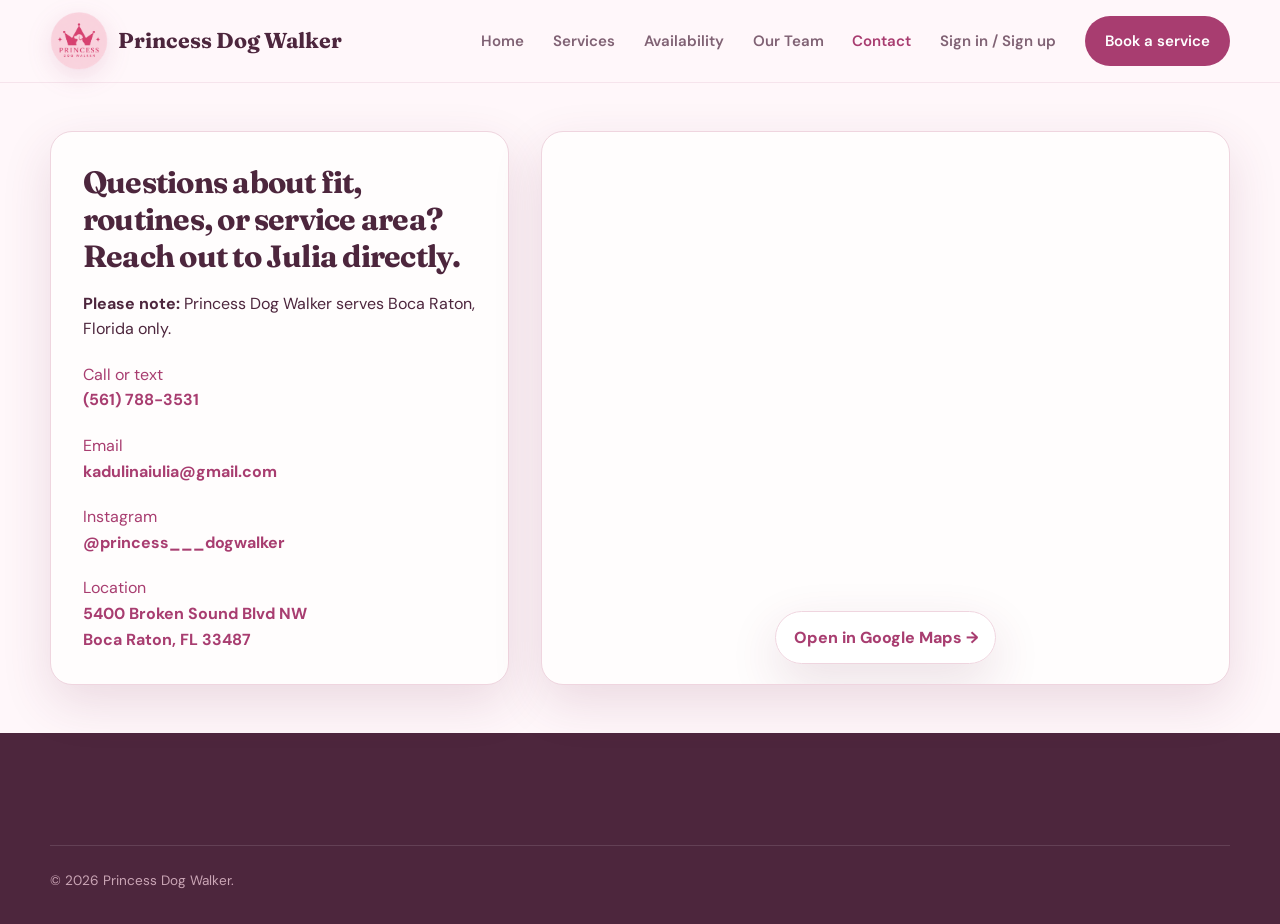
<file: frontend/contact.html>
<!doctype html>
<html lang="en">
<head>
  <meta charset="utf-8">
  <meta name="viewport" content="width=device-width,initial-scale=1">
  <meta name="description" content="Contact Julia at Princess Dog Walker in Boca Raton, Florida.">
  <title>Contact | Princess Dog Walker</title>
  <link rel="stylesheet" href="css/styles.css?v=20260912-site-logo">
</head>
<body>
  <a class="skip-link" href="#main">Skip to content</a>
  <header class="site-header">
    <div class="container nav">
      <a class="brand" href="index.html" aria-label="Princess Dog Walker home">
        <img class="brand-logo" src="assets/princess-dog-walker-logo-transparent.png" alt="">
        <span>Princess Dog Walker</span>
      </a>
      <button class="nav-toggle" type="button" aria-expanded="false" aria-controls="nav-links" aria-label="Open navigation">Menu</button>
      <nav class="nav-links" id="nav-links" aria-label="Main navigation"></nav>
    </div>
  </header>

  <main id="main">
    <section class="section-sm">
      <div class="container contact-grid">
        <div class="contact-card">
          <h1 class="contact-intro">Questions about fit, routines, or service area? Reach out to Julia directly.</h1>
          <p><strong>Please note:</strong> Princess Dog Walker serves Boca Raton, Florida only.</p>

          <div class="footer-links">
            <a href="tel:+15617883531">Call or text<br><strong>(561) 788-3531</strong></a>
            <a href="mailto:kadulinaiulia@gmail.com">Email<br><strong>kadulinaiulia@gmail.com</strong></a>
            <a href="https://www.instagram.com/princess___dogwalker/" target="_blank" rel="noopener noreferrer">Instagram<br><strong>@princess___dogwalker</strong></a>
            <a href="https://www.google.com/maps/place/Amalta+Broken+Sound/@26.3949125,-80.1102296,17z/data=!4m6!3m5!1s0x88d91f53d5713b63:0xcc171409b7767fd7!8m2!3d26.3949125!4d-80.1102296!16s%2Fg%2F11tp2r755y" target="_blank" rel="noopener noreferrer">Location<br><strong>5400 Broken Sound Blvd NW<br>Boca Raton, FL 33487</strong></a>
          </div>

        </div>

        <div class="contact-map-card">
          <iframe src="https://www.openstreetmap.org/export/embed.html?bbox=-80.1152296%2C26.3899125%2C-80.1052296%2C26.3999125&amp;layer=mapnik&amp;marker=26.3949125%2C-80.1102296" title="Map showing Princess Dog Walker at Amalta Broken Sound in Boca Raton" loading="lazy" tabindex="-1"></iframe>
          <a class="contact-map-link" href="https://www.google.com/maps/place/Amalta+Broken+Sound/@26.3949125,-80.1102296,17z/data=!4m6!3m5!1s0x88d91f53d5713b63:0xcc171409b7767fd7!8m2!3d26.3949125!4d-80.1102296!16s%2Fg%2F11tp2r755y" target="_blank" rel="noopener noreferrer" aria-label="Open Amalta Broken Sound in Google Maps">
            <span>Open in Google Maps <span aria-hidden="true">→</span></span>
          </a>
        </div>
      </div>
    </section>
  </main>

  <footer class="site-footer">
    <div class="container">
      <div class="footer-bottom">© <span data-year></span> Princess Dog Walker.</div>
    </div>
  </footer>
  <script src="js/api.js"></script>
  <script src="js/main.js?v=20260922-inline-owner"></script>
</body>
</html>
</file>
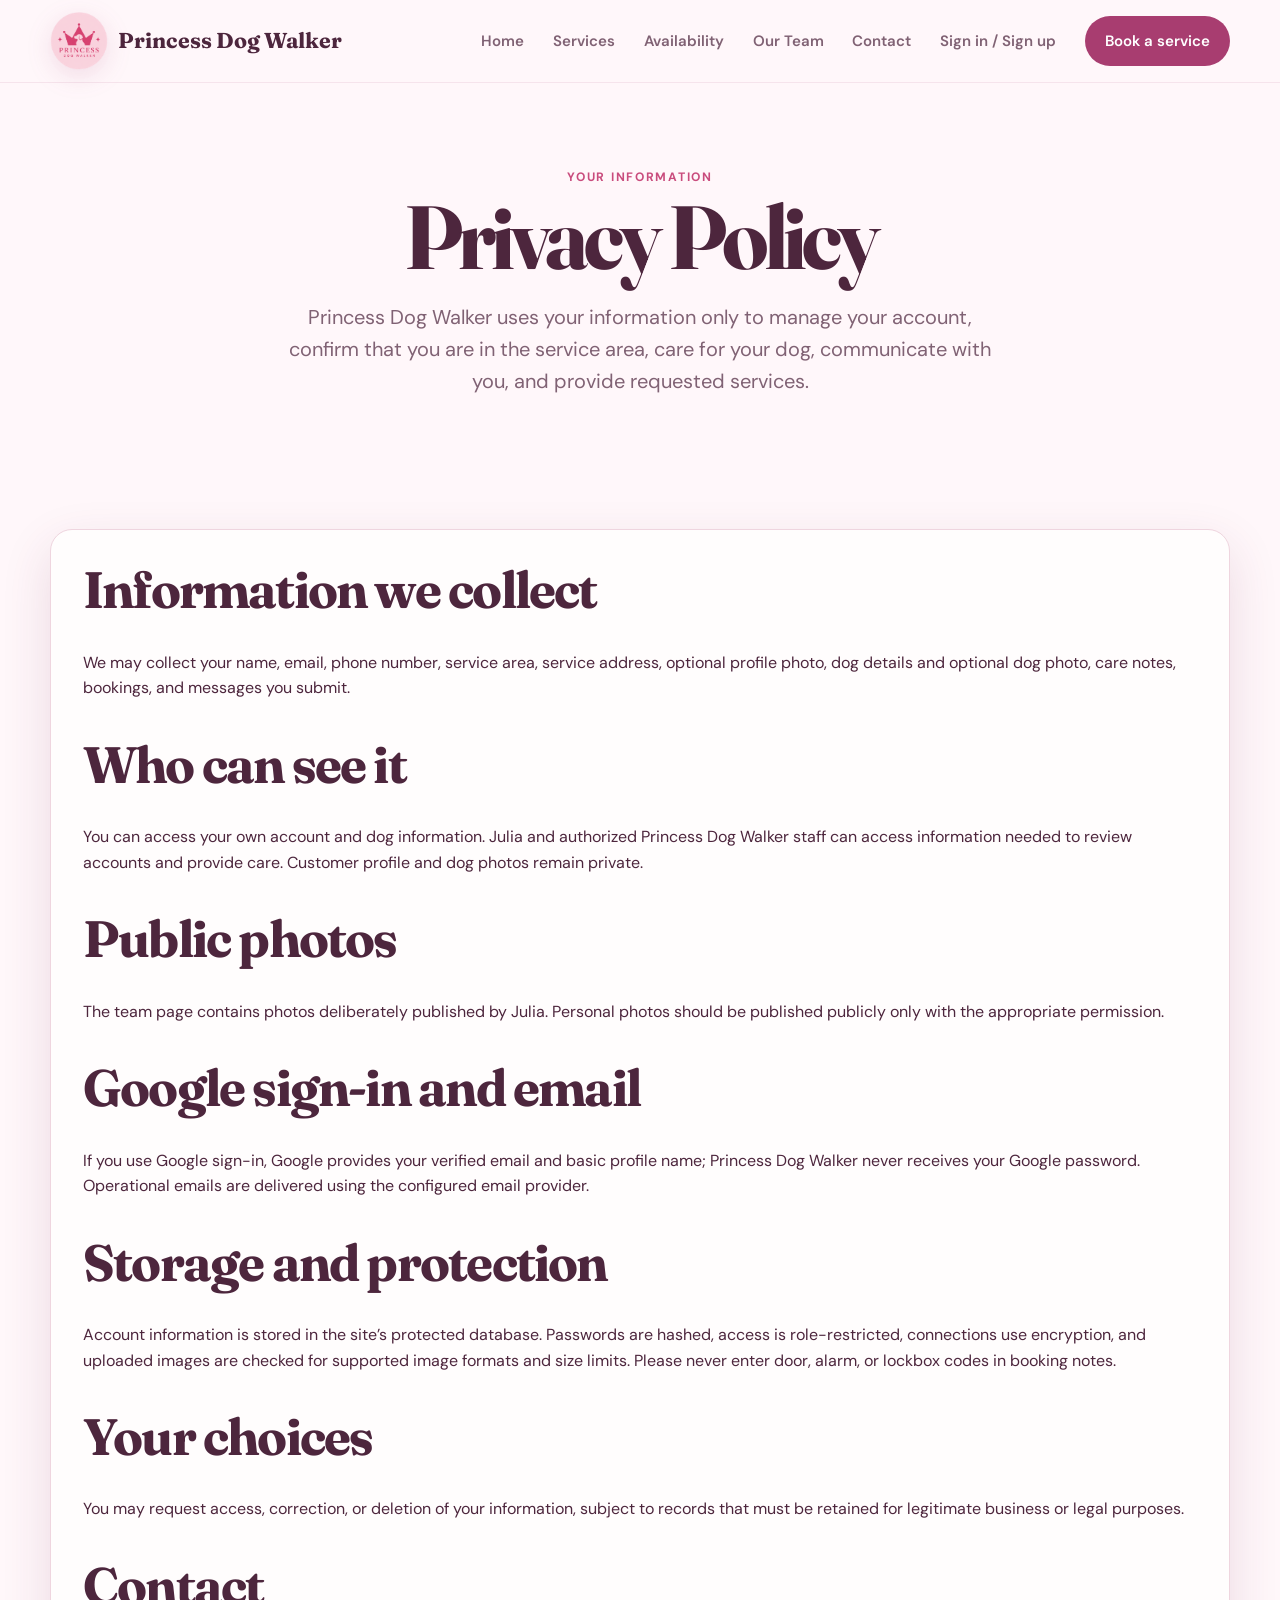
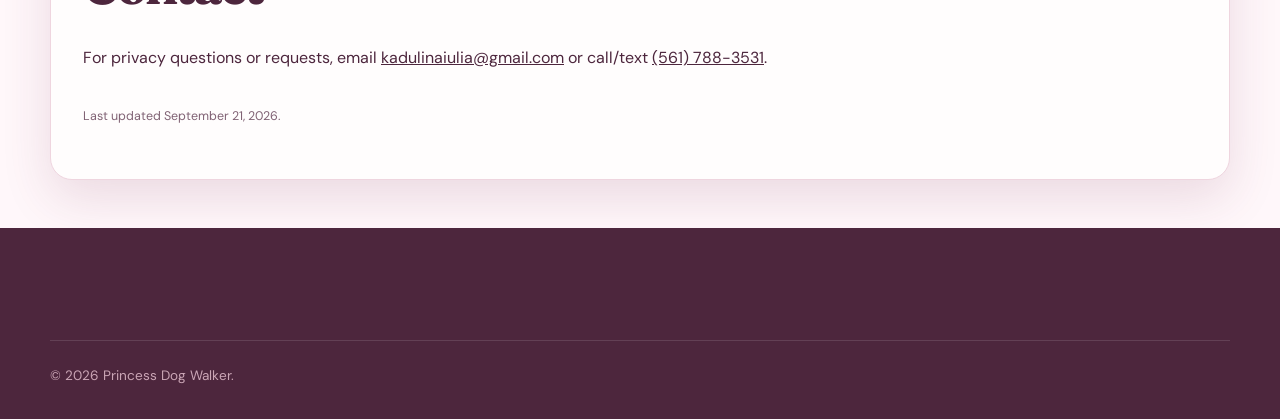
<file: frontend/privacy.html>
<!doctype html><html lang="en"><head><meta charset="utf-8"><meta name="viewport" content="width=device-width,initial-scale=1"><meta name="description" content="Privacy policy for Princess Dog Walker."><title>Privacy Policy | Princess Dog Walker</title><link rel="stylesheet" href="css/styles.css?v=20260921-privacy"></head><body><a class="skip-link" href="#main">Skip to content</a><header class="site-header"><div class="container nav"><a class="brand" href="index.html"></a><button class="nav-toggle" type="button" aria-expanded="false" aria-controls="nav-links">Menu</button><nav class="nav-links" id="nav-links"></nav></div></header><main id="main"><section class="page-hero"><div class="container narrow"><span class="eyebrow">Your information</span><h1>Privacy Policy</h1><p class="lede">Princess Dog Walker uses your information only to manage your account, confirm that you are in the service area, care for your dog, communicate with you, and provide requested services.</p></div></section><section class="section-sm"><div class="container narrow"><div class="panel-form"><h2>Information we collect</h2><p>We may collect your name, email, phone number, service area, service address, optional profile photo, dog details and optional dog photo, care notes, bookings, and messages you submit.</p><h2>Who can see it</h2><p>You can access your own account and dog information. Julia and authorized Princess Dog Walker staff can access information needed to review accounts and provide care. Customer profile and dog photos remain private.</p><h2>Public photos</h2><p>The team page contains photos deliberately published by Julia. Personal photos should be published publicly only with the appropriate permission.</p><h2>Google sign-in and email</h2><p>If you use Google sign-in, Google provides your verified email and basic profile name; Princess Dog Walker never receives your Google password. Operational emails are delivered using the configured email provider.</p><h2>Storage and protection</h2><p>Account information is stored in the site’s protected database. Passwords are hashed, access is role-restricted, connections use encryption, and uploaded images are checked for supported image formats and size limits. Please never enter door, alarm, or lockbox codes in booking notes.</p><h2>Your choices</h2><p>You may request access, correction, or deletion of your information, subject to records that must be retained for legitimate business or legal purposes.</p><h2>Contact</h2><p>For privacy questions or requests, email <a href="mailto:kadulinaiulia@gmail.com">kadulinaiulia@gmail.com</a> or call/text <a href="tel:+15617883531">(561) 788-3531</a>.</p><p class="hint">Last updated September 21, 2026.</p></div></div></section></main><footer class="site-footer"><div class="container"><div class="footer-bottom">© <span data-year></span> Princess Dog Walker.</div></div></footer><script src="js/api.js"></script><script src="js/main.js?v=20260922-inline-owner"></script></body></html>
</file>
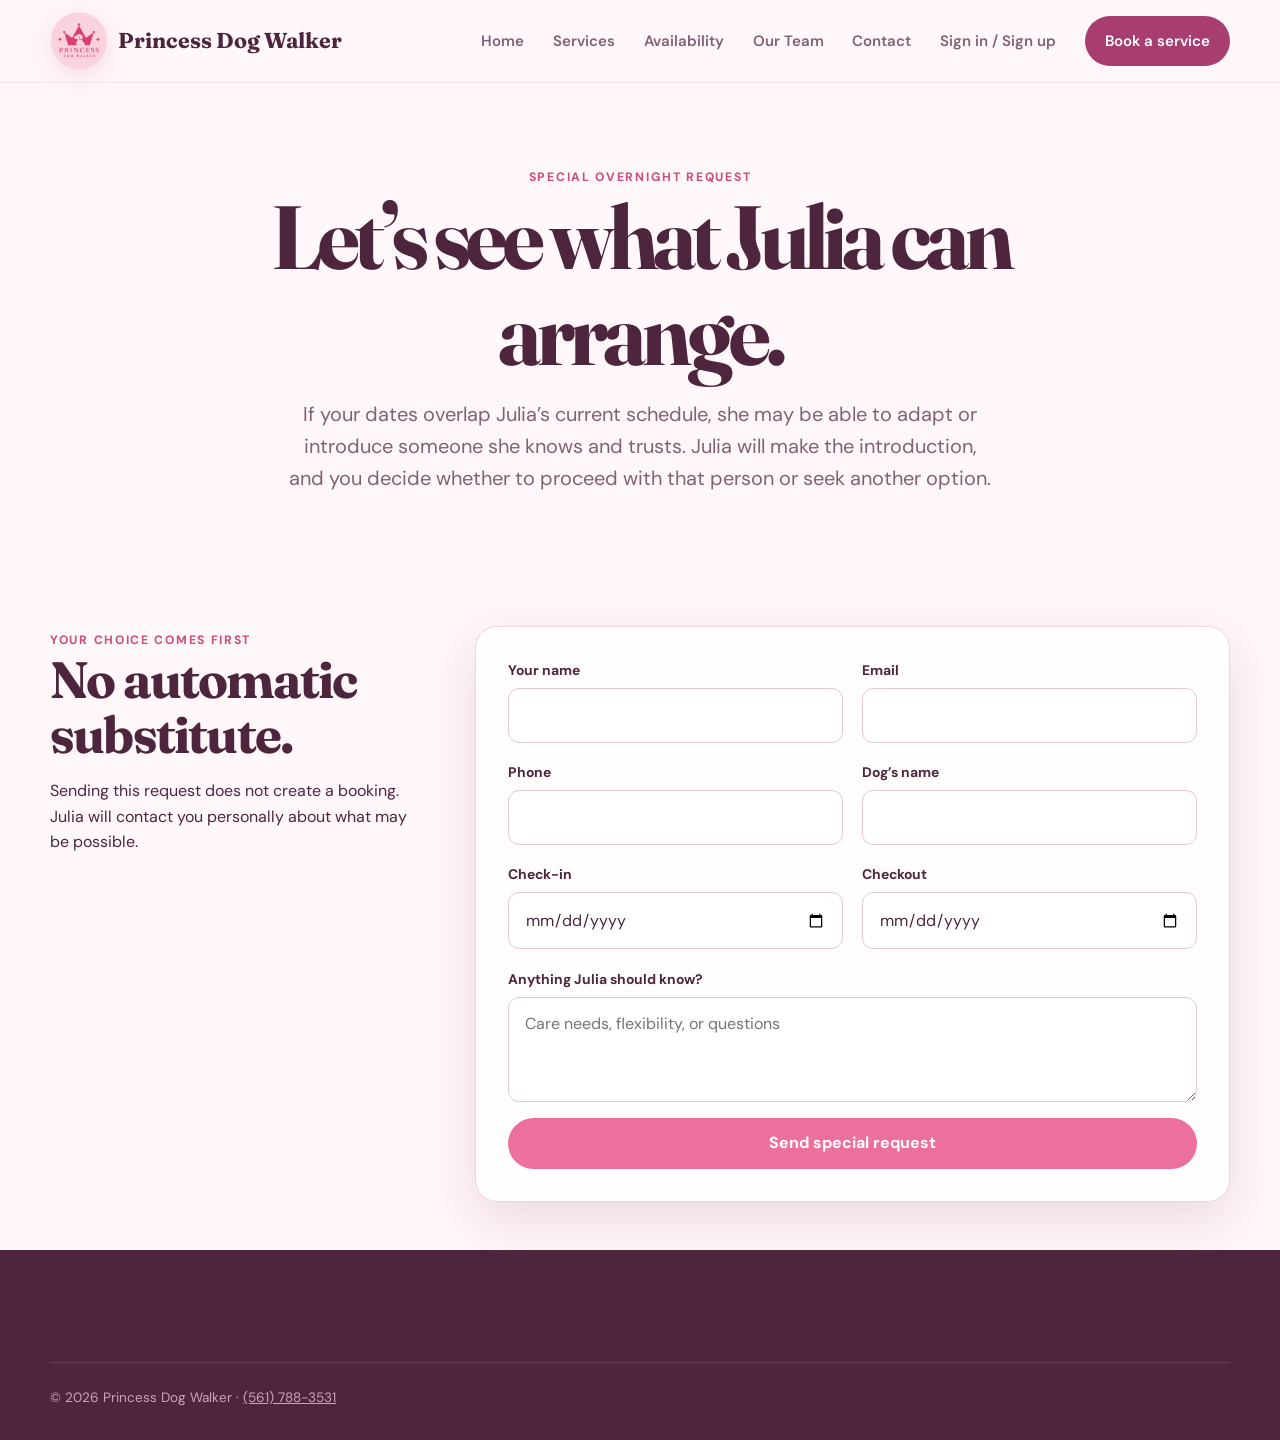
<file: frontend/request.html>
<!doctype html><html lang="en"><head><meta charset="utf-8"><meta name="viewport" content="width=device-width,initial-scale=1"><meta name="description" content="Send Julia a special overnight care request."><title>Special overnight request | Princess Dog Walker</title><link rel="stylesheet" href="css/styles.css?v=20260913-overnight-request"></head><body><a class="skip-link" href="#main">Skip to content</a>
<header class="site-header"><div class="container nav"><a class="brand" href="index.html" aria-label="Princess Dog Walker home"><img class="brand-logo" src="assets/princess-dog-walker-logo-transparent.png" alt=""><span>Princess Dog Walker</span></a><button class="nav-toggle" type="button" aria-expanded="false" aria-controls="nav-links" aria-label="Open navigation">Menu</button><nav class="nav-links" id="nav-links" aria-label="Main navigation"></nav></div></header>
<main id="main"><section class="page-hero"><div class="container narrow"><span class="eyebrow">Special overnight request</span><h1>Let’s see what Julia can arrange.</h1><p class="lede">If your dates overlap Julia’s current schedule, she may be able to adapt or introduce someone she knows and trusts. Julia will make the introduction, and you decide whether to proceed with that person or seek another option.</p></div></section><section class="section-sm"><div class="container form-shell"><aside class="form-aside"><span class="eyebrow">Your choice comes first</span><h2>No automatic substitute.</h2><p>Sending this request does not create a booking. Julia will contact you personally about what may be possible.</p></aside><form class="panel-form" id="special-request-form"><div class="form-grid"><div class="field"><label for="request-name">Your name</label><input id="request-name" name="name" maxlength="120" required></div><div class="field"><label for="request-email">Email</label><input type="email" id="request-email" name="email" maxlength="254" required></div><div class="field"><label for="request-phone">Phone</label><input type="tel" id="request-phone" name="phone" maxlength="30" required></div><div class="field"><label for="request-dog">Dog’s name</label><input id="request-dog" name="dogName" maxlength="80" required></div><div class="field"><label for="request-check-in">Check-in</label><input type="date" id="request-check-in" name="checkIn" required></div><div class="field"><label for="request-checkout">Checkout</label><input type="date" id="request-checkout" name="checkout" required></div><div class="field field-full"><label for="request-notes">Anything Julia should know?</label><textarea id="request-notes" name="notes" maxlength="2000" placeholder="Care needs, flexibility, or questions"></textarea></div></div><button class="button button-clay" type="submit">Send special request</button><div class="form-status" id="special-request-status" role="status"></div></form></div></section></main>
<footer class="site-footer"><div class="container"><div class="footer-bottom">© <span data-year></span> Princess Dog Walker · <a href="tel:+15617883531">(561) 788-3531</a></div></div></footer><script src="js/api.js"></script><script src="js/main.js?v=20260922-inline-owner"></script><script src="js/request.js"></script></body></html>
</file>
<file: frontend/css/styles.css>
@import url('https://fonts.googleapis.com/css2?family=DM+Sans:wght@400;500;600;700&family=Fraunces:opsz,wght@9..144,600;9..144,700&display=swap');

:root {
  --ink: #4d263d;
  --muted: #806274;
  --cream: #fff7fa;
  --paper: #fffdfd;
  --sage: #ffe1ec;
  --forest: #a83d70;
  --forest-dark: #812951;
  --clay: #ed6f9e;
  --clay-dark: #c94c7d;
  --gold: #f3b8cf;
  --line: #efd5df;
  --white: #fff;
  --shadow: 0 18px 50px rgba(115, 45, 79, .14);
  --radius: 24px;
  --max: 1180px;
}

* { box-sizing: border-box; }
html { scroll-behavior: smooth; }
body {
  margin: 0;
  color: var(--ink);
  background: var(--cream);
  font-family: 'DM Sans', sans-serif;
  line-height: 1.6;
}
img { max-width: 100%; display: block; }
a { color: inherit; }
button, input, select, textarea { font: inherit; }
button, a { -webkit-tap-highlight-color: transparent; }
:focus-visible { outline: 3px solid #e2558b; outline-offset: 3px; }

.skip-link { position: absolute; left: -9999px; top: 1rem; z-index: 100; }
.skip-link:focus { left: 1rem; background: white; padding: .75rem 1rem; border-radius: 8px; }
.container { width: min(calc(100% - 2.5rem), var(--max)); margin-inline: auto; }
.section { padding: 6rem 0; }
.section-sm { padding: 3rem 0; }
.eyebrow { color: var(--clay-dark); font-size: .76rem; font-weight: 700; letter-spacing: .14em; text-transform: uppercase; }
h1, h2, h3 { font-family: 'Fraunces', serif; line-height: 1.08; margin: 0 0 1rem; }
h1 { font-size: clamp(3.25rem, 7vw, 6.8rem); letter-spacing: -.055em; }
h2 { font-size: clamp(2.2rem, 4vw, 4rem); letter-spacing: -.035em; }
h3 { font-size: 1.5rem; }
p { margin: 0 0 1.25rem; }
.lede { color: var(--muted); font-size: clamp(1.05rem, 2vw, 1.25rem); max-width: 44rem; }
.kicker { display: inline-flex; align-items: center; gap: .55rem; padding: .45rem .8rem; background: rgba(255,255,255,.72); border: 1px solid rgba(168,61,112,.16); border-radius: 99px; font-weight: 600; font-size: .84rem; }
.kicker::before { content: ''; width: .55rem; height: .55rem; background: var(--clay); border-radius: 50%; }

.site-header { position: sticky; top: 0; z-index: 50; background: rgba(255,247,250,.92); border-bottom: 1px solid rgba(168,61,112,.1); backdrop-filter: blur(14px); }
.nav { height: 82px; display: flex; align-items: center; justify-content: space-between; }
.brand { display: flex; align-items: center; gap: .65rem; text-decoration: none; font-family: 'Fraunces', serif; font-size: 1.35rem; font-weight: 700; }
.brand-logo { width: 58px; height: 58px; flex: 0 0 auto; object-fit: contain; filter: drop-shadow(0 7px 12px rgba(168,61,112,.15)); }
.nav-links { display: flex; align-items: center; gap: 1.8rem; }
.nav-links a { color: var(--muted); text-decoration: none; font-size: .94rem; font-weight: 600; }
.nav-links a:hover, .nav-links a[aria-current='page'] { color: var(--forest); }
.nav-toggle { display: none; border: 0; background: none; padding: .5rem; color: var(--ink); }
.nav-signout { border: 0; padding: 0; color: var(--muted); background: none; font-size: .94rem; font-weight: 600; cursor: pointer; }
.nav-signout:hover { color: var(--forest); }

.button { display: inline-flex; align-items: center; justify-content: center; min-height: 50px; padding: .8rem 1.25rem; border: 0; border-radius: 99px; background: var(--forest); color: white !important; text-decoration: none; font-weight: 700; cursor: pointer; transition: transform .2s, background .2s; }
.button:hover { transform: translateY(-2px); background: var(--forest-dark); }
.button-clay { background: var(--clay); }
.button-clay:hover { background: var(--clay-dark); }
.button-light { background: white; color: var(--forest) !important; }
.text-link { color: var(--forest); font-weight: 700; text-underline-offset: 4px; }

.hero { position: relative; overflow: hidden; padding: 5.5rem 0 6rem; }
.hero::before { content: ''; position: absolute; width: 520px; height: 520px; border-radius: 50%; background: linear-gradient(145deg, #ffd5e6, #f9bfd5); right: -180px; top: -190px; z-index: -1; }
.hero-grid { display: grid; grid-template-columns: 1.1fr .9fr; align-items: center; gap: 5rem; }
.hero h1 em { color: var(--clay); font-style: normal; }
.hero-actions { display: flex; align-items: center; gap: 1.25rem; margin-top: 2rem; flex-wrap: wrap; }
.hero-visual { position: relative; min-height: 560px; }
.hero-photo { position: absolute; inset: 0 0 35px 25px; display: grid; place-items: center; }
.hero-photo img { width: 100%; height: 100%; object-fit: contain; filter: drop-shadow(0 22px 30px rgba(115,45,79,.2)); }
.sunburst { position: absolute; right: -20px; bottom: 15px; width: 110px; height: 110px; border-radius: 50%; background: #ffd1e1; z-index: -1; }
.sunburst::before { content: '♥'; position: absolute; inset: 0; display: grid; place-items: center; color: var(--clay-dark); font-size: 2rem; transform: rotate(-10deg); }

.trust-strip { border-block: 1px solid var(--line); background: var(--paper); }
.trust-items { display: grid; grid-template-columns: repeat(3, 1fr); text-align: center; }
.trust-item { padding: 1.35rem; font-size: .92rem; font-weight: 700; }
.trust-item + .trust-item { border-left: 1px solid var(--line); }
.section-heading { display: flex; justify-content: space-between; align-items: end; gap: 2rem; margin-bottom: 2.5rem; }
.section-heading p { max-width: 34rem; color: var(--muted); }
.cards { display: grid; grid-template-columns: repeat(4, 1fr); gap: 1.15rem; }
.card { position: relative; background: var(--paper); padding: 1.7rem; border: 1px solid var(--line); border-radius: var(--radius); box-shadow: 0 10px 30px rgba(168,61,112,.06); }
.card::after { content: '✦'; position: absolute; top: 1rem; right: 1.15rem; color: #ef9cbb; font-size: .9rem; }
.card-icon { width: 44px; height: 44px; display: grid; place-items: center; margin-bottom: 2.5rem; border-radius: 14px; color: var(--forest); background: var(--sage); font-weight: 800; }
.card p { color: var(--muted); font-size: .94rem; }
.price { color: var(--clay-dark); font-weight: 700; }
.steps { display: grid; grid-template-columns: repeat(3, 1fr); gap: 2rem; counter-reset: step; }
.step { position: relative; padding-top: 4rem; counter-increment: step; }
.step::before { content: '0' counter(step); position: absolute; top: 0; left: 0; color: var(--clay); font-family: 'Fraunces', serif; font-size: 2.6rem; font-weight: 700; }
.testimonial { display: grid; grid-template-columns: .7fr 1.3fr; align-items: center; gap: 4rem; padding: 4rem; background: var(--forest); color: white; border-radius: 32px; }
.testimonial-art { aspect-ratio: 1; border-radius: 50% 50% 42% 58%; background: linear-gradient(145deg, #ffd3e3, var(--clay)); position: relative; }
.testimonial-art::after { content: 'WOOF'; position: absolute; inset: 0; display: grid; place-items: center; font-family: 'Fraunces', serif; font-size: clamp(2rem,5vw,4rem); transform: rotate(-8deg); }
.quote { font-family: 'Fraunces', serif; font-size: clamp(1.6rem, 3vw, 2.7rem); line-height: 1.25; }
.cta-band { padding: 4rem; background: var(--clay); color: white; border-radius: 32px; display: flex; justify-content: space-between; align-items: center; gap: 2rem; }

.page-hero { padding: 5rem 0 4rem; text-align: center; }
.page-hero h1 { font-size: clamp(3.2rem, 7vw, 6rem); max-width: 900px; margin-inline: auto; }
.page-hero .lede { margin-inline: auto; }
.about-grid { display: grid; grid-template-columns: .9fr 1.1fr; gap: 5rem; align-items: center; }
.portrait-placeholder { min-height: 610px; position: relative; border-radius: 180px 180px 28px 28px; background: linear-gradient(155deg, #ffdce9, #e784aa); overflow: hidden; }
.portrait-placeholder::after { content: '♥  ✦'; position: absolute; top: 12%; right: 10%; color: white; font-size: 2rem; letter-spacing: .35rem; transform: rotate(10deg); }
.portrait-placeholder::before { content: 'JR'; position: absolute; inset: 0; display: grid; place-items: center; color: rgba(255,255,255,.68); font-family: 'Fraunces', serif; font-size: 9rem; }
.portrait-label { position: absolute; inset: auto 1rem 1rem; background: rgba(255,255,255,.9); padding: 1rem; border-radius: 16px; text-align: center; font-weight: 700; }
.portrait-placeholder.has-photo::before { display: none; }
.about-owner-photo { width: 100%; height: 100%; min-height: 610px; object-fit: cover; }
.home-owner-section { background: linear-gradient(180deg,var(--cream),#fff8fb); }
.home-owner-contact { display:grid; grid-template-columns:repeat(2,minmax(0,1fr)); gap:.75rem; margin:1.5rem 0; }
.home-owner-contact a { display:flex; flex-direction:column; gap:.2rem; padding:.9rem 1rem; color:var(--ink); background:#fff; border:1px solid var(--line); border-radius:14px; text-decoration:none; overflow-wrap:anywhere; }
.home-owner-contact a:hover { border-color:var(--clay); transform:translateY(-1px); }
.home-owner-contact span { color:var(--muted); font-size:.76rem; font-weight:700; letter-spacing:.05em; text-transform:uppercase; }
.about-photo-editor { display: grid; grid-template-columns: minmax(220px,.7fr) minmax(280px,1.3fr); gap: 2rem; align-items: start; }
.owner-photo-preview { min-height: 320px; display: grid; place-items: center; overflow: hidden; border-radius: 24px; background: #fff0f6; color: var(--muted); text-align: center; }
.owner-photo-preview img { width: 100%; height: 320px; object-fit: cover; }
.service-list { display: grid; gap: 1rem; }
.service-row { display: grid; grid-template-columns: 64px 1fr auto; gap: 1.5rem; align-items: center; padding: 1.5rem; border-radius: 20px; background: var(--paper); border: 1px solid var(--line); }
.service-number { font-family: 'Fraunces', serif; color: var(--clay); font-size: 1.65rem; }
.service-row h3, .service-row p { margin: 0; }
.service-row p { color: var(--muted); }
.service-price { font-family: 'Fraunces', serif; font-size: 1.35rem; white-space: nowrap; }
.fine-print { color: var(--muted); font-size: .9rem; text-align: center; margin-top: 1.5rem; }

.form-shell { display: grid; grid-template-columns: 1fr 2fr; gap: 3rem; align-items: start; }
.form-aside { position: sticky; top: 110px; }
.form-aside .mini-list { list-style: none; padding: 0; }
.form-aside li { padding: .8rem 0; border-bottom: 1px solid var(--line); }
.booking-form { background: var(--paper); padding: clamp(1.4rem, 4vw, 3rem); border: 1px solid var(--line); border-radius: 28px; box-shadow: var(--shadow); }
.form-section { border: 0; padding: 0; margin: 0 0 2.5rem; }
.form-section legend { width: 100%; margin-bottom: 1.25rem; padding-bottom: .75rem; border-bottom: 1px solid var(--line); font-family: 'Fraunces', serif; font-size: 1.55rem; font-weight: 700; }
.form-grid { display: grid; grid-template-columns: repeat(2, 1fr); gap: 1.15rem; }
.field { display: flex; flex-direction: column; gap: .42rem; }
.field-full { grid-column: 1 / -1; }
label { font-size: .87rem; font-weight: 700; }
input, select, textarea { width: 100%; padding: .85rem 1rem; color: var(--ink); background: white; border: 1px solid #e5c8d4; border-radius: 11px; }
input:focus, select:focus, textarea:focus { border-color: var(--forest); outline: 2px solid rgba(168,61,112,.15); }
textarea { min-height: 105px; resize: vertical; }
.hint { color: var(--muted); font-size: .78rem; }
.form-status { display: none; margin-top: 1rem; padding: 1rem; border-radius: 12px; }
.form-status.success { display: block; color: #174632; background: #dcf1e6; }
.form-status.error { display: block; color: #7a2e24; background: #f8dfd8; }
.button[disabled] { opacity: .65; cursor: wait; transform: none; }

.admin-login { max-width: 520px; margin: 3rem auto; padding: 2rem; background: var(--paper); border: 1px solid var(--line); border-radius: 22px; box-shadow: var(--shadow); }
.admin-toolbar { display: flex; justify-content: space-between; gap: 1rem; align-items: center; margin-bottom: 1.5rem; }
.admin-panel[hidden], .admin-login[hidden] { display: none; }
.appointments { display: grid; gap: 1rem; }
.appointment-card { padding: 1.5rem; background: var(--paper); border: 1px solid var(--line); border-left: 5px solid var(--gold); border-radius: 18px; }
.appointment-card[data-status='Confirmed'] { border-left-color: var(--forest); }
.appointment-card[data-status='Completed'] { border-left-color: #85908a; }
.appointment-card[data-status='Cancelled'] { border-left-color: var(--clay); opacity: .75; }
.appointment-head { display: flex; align-items: start; justify-content: space-between; gap: 1rem; margin-bottom: 1rem; }
.appointment-date { font-family: 'Fraunces', serif; font-size: 1.35rem; }
.appointment-meta { color: var(--muted); }
.appointment-grid { display: grid; grid-template-columns: repeat(3, 1fr); gap: 1rem; }
.owner-booking-tools { display: grid; grid-template-columns: minmax(0,1fr); gap: 2rem; align-items: start; margin-bottom: 2.25rem; }
.owner-calendar-panel { min-width: 0; padding: 1.4rem; overflow-x: auto; background: var(--paper); border: 1px solid var(--line); border-radius: 22px; box-shadow: var(--shadow); }
.owner-calendar-toolbar { display: flex; align-items: center; justify-content: space-between; gap: 1rem; margin-bottom: 1rem; }
.owner-calendar-toolbar h3 { margin: 0; text-align: center; }
.calendar-nav-button { width: 42px; height: 42px; border: 1px solid var(--line); border-radius: 50%; color: var(--forest); background: white; font-size: 1.15rem; cursor: pointer; }
.booking-legend { display: flex; flex-wrap: wrap; gap: .5rem 1rem; margin-bottom: 1rem; }
.legend-item { display: inline-flex; align-items: center; gap: .4rem; color: var(--muted); font-size: .75rem; font-weight: 700; }
.legend-dot { width: 10px; height: 10px; border-radius: 50%; background: var(--booking-color); }
.owner-month-calendar { display: grid; grid-template-columns: repeat(7, minmax(0,1fr)); border: 1px solid var(--line); border-radius: 14px; overflow: hidden; }
.calendar-weekday { padding: .55rem .25rem; text-align: center; color: var(--muted); background: #fff0f6; font-size: .68rem; font-weight: 800; text-transform: uppercase; }
.owner-calendar-day { min-width: 0; min-height: 105px; padding: .45rem; background: white; border-top: 1px solid var(--line); border-right: 1px solid var(--line); }
.owner-calendar-day:nth-child(7n) { border-right: 0; }
.owner-calendar-day.is-empty { background: #fffafd; }
.calendar-day-number { display: block; margin-bottom: .35rem; color: var(--muted); font-size: .72rem; font-weight: 800; }
.owner-calendar-event { display: block; width: 100%; margin-bottom: .3rem; padding: .35rem .4rem; overflow: hidden; color: #472238; background: color-mix(in srgb, var(--booking-color) 24%, white); border-left: 4px solid var(--booking-color); border-radius: 6px; font-size: .66rem; font-weight: 700; line-height: 1.25; text-overflow: ellipsis; }
.owner-list-heading { margin: 0 0 1rem; }
.owner-request-inbox { margin-top: 1rem; }
.request-actions { display: flex; flex-wrap: wrap; align-items: center; gap: .85rem; margin-top: 1rem; }
.request-actions .button { padding: .7rem 1rem; text-decoration: none; }
.owner-view-switch { width: fit-content; margin: 0 auto 1rem; }
.owner-calendar-toolbar > div { text-align: center; }
.owner-calendar-toolbar .eyebrow { margin-bottom: .15rem; }
.owner-calendar-zoom { cursor: zoom-in; }
.owner-calendar-zoom:hover, .owner-calendar-zoom:focus-visible { background: #fff6fa; outline: 2px solid var(--forest); outline-offset: -2px; }
.owner-calendar-block { display: block; width: 100%; margin-bottom: .3rem; padding: .35rem .4rem; color: #6a4b22; background: #fff0d9; border-left: 4px solid #c27623; border-radius: 6px; font-size: .62rem; font-weight: 700; line-height: 1.25; }
.blocked-dot { background: #c27623; }
.owner-availability-tools { display: grid; grid-template-columns: minmax(0,1fr); gap: 2rem; align-items: start; margin: 2.25rem 0; padding-top: 2.25rem; border-top: 1px solid var(--line); }
.owner-week-calendar { display: grid; grid-template-columns: repeat(7,minmax(150px,1fr)); gap: .65rem; min-width: 1070px; }
.owner-week-day { display: flex; min-height: 330px; padding: .75rem; flex-direction: column; gap: .55rem; background: #fffafd; border: 1px solid var(--line); border-radius: 14px; }
.owner-week-day-heading { display: flex; padding-bottom: .65rem; flex-direction: column; align-items: center; border-bottom: 1px solid var(--line); }
.owner-week-day-heading span { color: var(--muted); font-size: .68rem; font-weight: 800; text-transform: uppercase; }
.owner-week-day-heading strong { font-family: 'Fraunces',serif; font-size: 1rem; }
.owner-week-day .owner-calendar-event { white-space: normal; }
.owner-week-open { color: #24704f; font-size: .7rem; text-align: center; }
.owner-week-block { padding: .5rem; color: #6a4b22; background: #fff0d9; border-radius: 8px; font-size: .66rem; font-weight: 700; }
.owner-week-day .week-day-action { margin-top: auto; }
.owner-overnight-calendar .owner-calendar-day { min-height: 90px; }
.overnight-event { color: #55233d; background: #fbe2ee; }
.booking-color-0 { --booking-color: #e75480; }
.booking-color-1 { --booking-color: #8b5cf6; }
.booking-color-2 { --booking-color: #2aa198; }
.booking-color-3 { --booking-color: #f59e0b; }
.booking-color-4 { --booking-color: #3b82f6; }
.booking-color-5 { --booking-color: #d946ef; }
.detail-block { padding: 1rem; background: var(--cream); border-radius: 12px; }
.detail-block strong { display: block; margin-bottom: .3rem; font-size: .78rem; text-transform: uppercase; letter-spacing: .06em; }
.care-alert { grid-column: 1 / -1; background: #fff0f6; }
.status-control { display: flex; align-items: center; gap: .6rem; }
.status-control select { min-width: 130px; padding: .55rem .75rem; }
.empty-state { padding: 4rem 2rem; text-align: center; background: var(--paper); border: 1px dashed var(--line); border-radius: 20px; color: var(--muted); }

.schedule-shell, .contact-grid, .profile-grid { display: grid; grid-template-columns: .8fr 1.2fr; gap: 2rem; align-items: start; }
.filter-card, .contact-card, .panel-form, .review-card, .auth-card { padding: 2rem; background: var(--paper); border: 1px solid var(--line); border-radius: 22px; box-shadow: var(--shadow); }
.filter-card { display: grid; gap: 1rem; position: sticky; top: 110px; }
.slot-grid { display: grid; grid-template-columns: repeat(3, 1fr); gap: .8rem; }
.slot { padding: 1rem; text-align: center; color: var(--forest); background: var(--paper); border: 1px solid var(--line); border-radius: 12px; text-decoration: none; font-weight: 700; }
.slot:hover { color: white; background: var(--forest); }
.calendar-heading { margin-bottom: 1.25rem; }
.calendar-heading h2 { margin-top: .25rem; }
.calendar-day { margin-bottom: 1.75rem; padding: 1.4rem; background: rgba(255,255,255,.62); border: 1px solid var(--line); border-radius: 20px; }
.calendar-day h3 { margin-bottom: 1rem; }
.year-grid { display: grid; grid-template-columns: repeat(3, 1fr); gap: 1rem; }
.calendar-month { display: grid; gap: .35rem; min-height: 115px; padding: 1.2rem; text-align: left; color: var(--forest); background: var(--paper); border: 1px solid var(--line); border-radius: 18px; cursor: pointer; }
.calendar-month strong { font-family: 'Fraunces', serif; font-size: 1.25rem; }
.calendar-month span { color: var(--muted); font-size: .8rem; }
.calendar-month:hover { color: white; background: var(--forest); }
.calendar-month:hover span { color: white; }
.calendar-month:disabled { opacity: .45; cursor: not-allowed; }
.booking-help { margin-top: 1.25rem; padding: 1.2rem 1.35rem; color: var(--muted); background: #fff0f6; border-radius: 16px; }
.booking-help a { color: var(--forest); font-weight: 700; }
.availability-page { display: grid; gap: 1.25rem; }
.availability-controls { display: flex; align-items: flex-end; justify-content: space-between; gap: 1.25rem; padding: 1.35rem 1.5rem; background: var(--paper); border: 1px solid var(--line); border-radius: 20px; box-shadow: var(--shadow); }
.availability-service-field { width: min(100%, 620px); }
.control-label { color: var(--ink); font-size: .82rem; font-weight: 700; }
.calendar-view-switch { display: flex; gap: .3rem; padding: .3rem; background: #fff0f6; border: 1px solid var(--line); border-radius: 999px; }
.calendar-view-button { min-width: 82px; padding: .55rem .9rem; color: var(--muted); background: transparent; border: 0; border-radius: 999px; font-weight: 700; cursor: pointer; }
.calendar-view-button:hover, .calendar-view-button:focus-visible { color: var(--forest); }
.calendar-view-button.active { color: white; background: var(--forest); }
.public-calendar-panel { min-width: 0; padding: clamp(1rem,3vw,1.5rem); background: var(--paper); border: 1px solid var(--line); border-radius: 22px; box-shadow: var(--shadow); }
.public-calendar-panel[hidden] { display: none !important; }
.public-calendar-toolbar { display: grid; grid-template-columns: 44px 1fr 44px; align-items: center; gap: 1rem; margin-bottom: 1rem; }
.public-calendar-toolbar .calendar-heading { margin: 0; text-align: center; }
.public-calendar-toolbar .calendar-heading h2 { margin-bottom: 0; }
.public-month-calendar { display: grid; grid-template-columns: repeat(7,minmax(0,1fr)); border: 1px solid var(--line); border-radius: 15px; overflow: hidden; }
.public-calendar-day { display: flex; min-width: 0; min-height: 102px; padding: .65rem; flex-direction: column; align-items: flex-start; gap: .4rem; color: var(--ink); background: white; border: 0; border-top: 1px solid var(--line); border-right: 1px solid var(--line); cursor: pointer; }
.public-calendar-day:nth-child(7n) { border-right: 0; }
.public-calendar-day strong { display: grid; width: 30px; height: 30px; place-items: center; border-radius: 50%; font-size: .86rem; }
.public-calendar-day span { color: var(--muted); font-size: .68rem; font-weight: 700; }
.public-calendar-day:hover:not(:disabled), .public-calendar-day:focus-visible { background: #fff0f6; outline: 2px solid var(--forest); outline-offset: -2px; }
.public-calendar-day.is-today strong { color: white; background: var(--forest); }
.public-calendar-day.is-selected { background: #fbe2ee; box-shadow: inset 0 0 0 2px var(--forest); }
.public-calendar-day.has-openings span { color: #24704f; }
.public-calendar-day.has-openings span::before { content: ''; display: inline-block; width: 7px; height: 7px; margin-right: .3rem; background: #4aa977; border-radius: 50%; }
.public-calendar-day:disabled { color: #a99ba3; background: #faf6f8; cursor: not-allowed; }
.public-calendar-day.is-empty { background: #fffafd; cursor: default; }
.public-week-scroll { overflow-x: auto; padding: .15rem 0 .55rem; scrollbar-color: var(--gold) transparent; }
.public-week-schedule { display: grid; grid-template-columns: repeat(7,minmax(145px,1fr)); min-width: 1015px; gap: .65rem; }
.week-day-column { display: flex; min-height: 270px; padding: .75rem; flex-direction: column; background: #fffafd; border: 1px solid var(--line); border-radius: 15px; }
.week-day-column.is-today { border-color: var(--forest); box-shadow: inset 0 0 0 1px var(--forest); }
.week-day-column.is-past { opacity: .58; }
.week-day-heading { display: flex; padding: .35rem; flex-direction: column; align-items: center; color: var(--ink); background: transparent; border: 0; border-radius: 10px; cursor: pointer; }
.week-day-heading span { color: var(--muted); font-size: .68rem; font-weight: 800; text-transform: uppercase; }
.week-day-heading strong { font-family: 'Fraunces', serif; font-size: 1.05rem; }
.week-day-heading:hover:not(:disabled), .week-day-heading:focus-visible { color: var(--forest); background: #fff0f6; }
.week-taken-label { margin: .75rem 0 .4rem; color: var(--muted); font-size: .68rem; font-weight: 800; text-transform: uppercase; }
.week-taken-list { display: grid; gap: .4rem; margin-bottom: .75rem; }
.week-all-open { padding: .55rem; color: #24704f; background: #edf8f2; border-radius: 9px; font-size: .7rem; font-weight: 700; text-align: center; }
.week-taken-time { display: grid; gap: .05rem; padding: .45rem .5rem; color: var(--muted); background: #f1edef; border-radius: 9px; font-size: .62rem; }
.week-taken-time.booked { color: #8a315c; background: #fbe2ee; }
.week-taken-time span { font-weight: 800; text-transform: uppercase; }
.week-taken-time strong { color: inherit; font-size: .7rem; }
.week-day-action { width: 100%; margin-top: auto; padding: .6rem .45rem; color: var(--forest); background: white; border: 1px solid var(--line); border-radius: 10px; font-size: .68rem; font-weight: 800; cursor: pointer; }
.week-day-action:hover:not(:disabled), .week-day-action:focus-visible { color: white; background: var(--forest); }
.week-day-action:disabled, .week-day-heading:disabled { cursor: not-allowed; }
.day-schedule { margin-top: 1.75rem; padding-top: 1.75rem; border-top: 1px solid var(--line); scroll-margin-top: 95px; }
.day-schedule-heading { display: flex; align-items: flex-end; justify-content: space-between; gap: 1rem; margin-bottom: 1.5rem; }
.day-schedule-heading h2 { margin: .25rem 0; }
.schedule-legend { display: flex; flex-wrap: wrap; justify-content: flex-end; gap: .65rem; color: var(--muted); font-size: .72rem; font-weight: 700; }
.schedule-legend span { display: inline-flex; align-items: center; gap: .3rem; }
.schedule-legend i { width: 10px; height: 10px; border-radius: 50%; }
.schedule-legend .available { background: #4aa977; }
.schedule-legend .booked { background: var(--forest); }
.schedule-legend .unavailable { background: #a99ba3; }
.schedule-period { margin-bottom: 1.5rem; }
.schedule-period h3 { margin-bottom: .75rem; font-size: 1.05rem; }
.timeline-grid { display: grid; grid-template-columns: repeat(4,minmax(0,1fr)); gap: .55rem; }
.timeline-slot { display: flex; min-width: 0; padding: .7rem .55rem; flex-direction: column; gap: .15rem; color: var(--muted); background: #faf6f8; border: 1px solid var(--line); border-radius: 10px; font-size: .7rem; text-decoration: none; }
.timeline-slot strong { color: var(--ink); font-size: .8rem; }
.timeline-slot.booked { color: #8a315c; background: #fbe2ee; border-color: #edbfd3; }
.timeline-slot.unavailable { background: #f1edef; opacity: .78; }
.timeline-slot.is-bookable { color: #24704f; background: #edf8f2; border-color: #b8dec9; }
.timeline-slot.is-bookable:hover, .timeline-slot.is-bookable:focus-visible { color: white; background: var(--forest); outline: 2px solid var(--forest); }
.timeline-slot.is-bookable:hover strong, .timeline-slot.is-bookable:focus-visible strong { color: white; }
.overnight-date-choice { display: flex; align-items: center; justify-content: space-between; gap: 1rem; padding: 1.25rem; background: #fff0f6; border-radius: 15px; }
.overnight-date-choice p { margin: 0; }
.overnight-range-form { display: grid; gap: 1.25rem; padding: 1.5rem; background: var(--paper); border: 1px solid var(--line); border-radius: 20px; box-shadow: var(--shadow); }
.overnight-range-form h2 { margin: .25rem 0 .5rem; }
.overnight-range-form p { margin: 0; color: var(--muted); }
.overnight-range-fields { display: grid; grid-template-columns: repeat(2,minmax(170px,1fr)) auto; gap: 1rem; align-items: end; }
.overnight-range-result { padding: 1.15rem; background: #fff0f6; border-radius: 14px; }
.overnight-range-result h3 { margin-bottom: .35rem; }
.overnight-range-result p { margin-bottom: 1rem; }
.overnight-range-result.is-available { background: #edf8f2; border: 1px solid #b8dec9; }
.overnight-range-result.has-conflict { background: #fff3e6; border: 1px solid #efc995; }
.overnight-range-form[hidden], .overnight-range-result[hidden] { display: none !important; }
.public-calendar-day.is-overnight-range { background: #edf8f2; }
.public-calendar-day.has-conflict { background: #fff3e6; box-shadow: inset 0 0 0 2px #c27623; }
.public-calendar-day.has-conflict span { color: #8b4d12; }
.owner-customer-tools { align-items: start; }
.owner-customer-card { padding: 1.2rem; background: var(--paper); border: 1px solid var(--line); border-radius: 16px; }
.owner-customer-card h3 { margin-bottom: .25rem; }
.owner-customer-contact { margin: 0 0 .85rem; color: var(--muted); font-size: .82rem; overflow-wrap: anywhere; }
.registered-dog-list { display: grid; gap: .5rem; }
.registered-dog { display: flex; align-items: center; justify-content: space-between; gap: .75rem; padding: .65rem .75rem; background: #fff0f6; border-radius: 10px; }
.registered-dog strong { font-size: .88rem; }
.registered-dog span { color: var(--muted); font-size: .75rem; text-align: right; }
.overnight-default-note, .overnight-schedule-fields { padding: 1rem; background: #fff0f6; border-radius: 14px; }
.overnight-default-note span { color: var(--muted); font-size: .84rem; }
.field[hidden], .overnight-default-note[hidden], .overnight-schedule-fields[hidden], .panel-form[hidden] { display: none !important; }
.contact-card .footer-links { gap: 1.25rem; }
.contact-card a { color: var(--forest); }
.contact-grid { align-items: stretch; }
.contact-intro { color: var(--ink); font-size: clamp(1.65rem, 2.4vw, 2.25rem); line-height: 1.2; letter-spacing: -.025em; }
.contact-map-card { position: relative; height: 100%; min-height: 430px; overflow: hidden; background: var(--paper); border: 1px solid var(--line); border-radius: 22px; box-shadow: var(--shadow); }
.contact-map-card iframe { position: absolute; inset: 0; display: block; width: 100%; height: 100%; border: 0; pointer-events: none; }
.contact-map-link { position: absolute; inset: 0; display: flex; align-items: flex-end; justify-content: center; padding: 1.25rem; color: var(--forest); text-decoration: none; }
.contact-map-link > span { padding: .8rem 1.1rem; background: rgba(255,255,255,.94); border: 1px solid var(--line); border-radius: 999px; box-shadow: var(--shadow); font-weight: 800; }
.contact-map-link:hover > span, .contact-map-link:focus-visible > span { color: white; background: var(--forest); }
.link-button { border: 0; padding: .5rem .2rem; color: var(--forest); background: transparent; font-weight: 700; text-decoration: underline; text-underline-offset: 3px; cursor: pointer; }
.link-button.danger { color: #a8325d; margin-left: .65rem; }
.check-field { display: flex; align-items: center; gap: .6rem; margin: 1rem 0; }
.check-field input { width: auto; }
.review-card { margin-top: 1.5rem; }
.review-card dl { display: grid; grid-template-columns: repeat(2, 1fr); gap: 1rem; }
.review-card dl div { padding: 1rem; background: var(--cream); border-radius: 12px; }
.review-card dt { color: var(--muted); font-size: .78rem; font-weight: 700; text-transform: uppercase; letter-spacing: .08em; }
.review-card dd { margin: .25rem 0 0; font-weight: 600; }

.auth-shell { display: grid; grid-template-columns: 1fr .8fr; gap: 5rem; align-items: center; }
.auth-copy h1 { font-size: clamp(3rem, 6vw, 5.6rem); }
.auth-card { max-width: 560px; width: 100%; }
.tabs { display: flex; gap: .5rem; margin-bottom: 2rem; padding: .35rem; background: var(--cream); border-radius: 99px; }
.tab { flex: 1; border: 0; padding: .75rem; color: var(--muted); background: transparent; border-radius: 99px; font-weight: 700; cursor: pointer; }
.tab.active { color: white; background: var(--forest); }
.auth-panel { display: grid; gap: 1rem; }
.auth-panel[hidden] { display: none; }
.password-input { position: relative; }
.password-input input { padding-right: 3.25rem; }
.password-toggle { position: absolute; top: 50%; right: .55rem; display: grid; width: 2.25rem; height: 2.25rem; transform: translateY(-50%); place-items: center; border: 0; padding: 0; color: var(--forest); background: transparent; border-radius: 50%; cursor: pointer; }
.password-toggle:hover, .password-toggle:focus-visible { color: #a8325d; background: var(--sage); }
.password-icon { width: 1.3rem; height: 1.3rem; fill: none; stroke: currentColor; stroke-linecap: round; stroke-linejoin: round; stroke-width: 1.8; }
.password-icon-hide, .password-toggle[aria-pressed="true"] .password-icon-show { display: none; }
.password-toggle[aria-pressed="true"] .password-icon-hide { display: block; }
.auth-divider { display: flex; align-items: center; gap: 1rem; margin: 1.25rem 0; color: var(--muted); font-size: .78rem; text-transform: uppercase; letter-spacing: .08em; }
.auth-divider::before, .auth-divider::after { content: ''; flex: 1; height: 1px; background: var(--line); }
#google-signin { display: flex; justify-content: center; min-height: 44px; }
.google-placeholder { width: 100%; min-height: 44px; color: #5f6368; background: white; border: 1px solid #dadce0; border-radius: 4px; font-weight: 600; }
#google-signin-wrap .hint { margin: .45rem 0 0; text-align: center; }

.dashboard-hero { padding: 4rem 0; background: linear-gradient(140deg, var(--sage), #fff7fa); }
.dashboard-hero h1 { font-size: clamp(3rem, 7vw, 5.5rem); }
.owner-hero { background: linear-gradient(140deg, #f6c4d7, #fff4f8); }
.dashboard-layout { display: grid; grid-template-columns: 220px 1fr; gap: 3rem; align-items: start; }
.dashboard-nav { position: sticky; top: 110px; display: grid; padding: 1rem; background: var(--paper); border: 1px solid var(--line); border-radius: 18px; }
.dashboard-nav a { padding: .75rem; color: var(--muted); text-decoration: none; font-weight: 700; border-radius: 10px; }
.dashboard-nav a:hover { color: var(--forest); background: var(--sage); }
.dashboard-content { min-width: 0; }
.dashboard-section { padding: 2.5rem 0; border-bottom: 1px solid var(--line); scroll-margin-top: 90px; }
.dashboard-section:first-of-type { padding-top: 0; }
.mini-card-list { display: grid; gap: 1rem; }
.mini-card { padding: 1.25rem; background: var(--paper); border: 1px solid var(--line); border-radius: 16px; }
.mini-card h3 { margin-bottom: .35rem; }
.mini-card p { color: var(--muted); }
.panel-form { display: grid; gap: 1rem; }
.panel-form.narrow { max-width: 620px; }
.status-badge { display: inline-flex; padding: .3rem .7rem; border-radius: 99px; font-size: .78rem; font-weight: 800; }
.status-pending { color: #7b4a00; background: #ffe8b7; }
.status-confirmed { color: #6f1740; background: #ffd5e6; }
.status-completed { color: #315f4c; background: #d9eee5; }
.status-cancelled, .status-declined { color: #7a2530; background: #f5d9dd; }

.site-footer { padding: 4rem 0 2rem; background: #4d263d; color: white; }
.site-footer .brand-logo { width: 76px; height: 76px; }
.footer-grid { display: grid; grid-template-columns: 1.5fr 1fr 1fr; gap: 3rem; }
.footer-grid p, .footer-grid a { color: #e7cbd7; }
.footer-links { display: grid; gap: .6rem; }
.footer-links a { text-decoration: none; }
.footer-bottom { margin-top: 3rem; padding-top: 1.5rem; border-top: 1px solid rgba(255,255,255,.12); color: #caa5b5; font-size: .85rem; }

@media (max-width: 900px) {
  .hero-grid, .about-grid, .form-shell, .testimonial { grid-template-columns: 1fr; }
  .hero-visual { min-height: 470px; max-width: 540px; width: 100%; margin: auto; }
  .cards { grid-template-columns: repeat(2, 1fr); }
  .form-aside { position: static; }
  .appointment-grid { grid-template-columns: 1fr; }
  .care-alert { grid-column: auto; }
  .schedule-shell, .contact-grid, .profile-grid, .auth-shell, .about-photo-editor, .overnight-range-fields { grid-template-columns: 1fr; }
  .filter-card { position: static; }
  .dashboard-layout { grid-template-columns: 1fr; }
  .owner-booking-tools, .owner-availability-tools { grid-template-columns: 1fr; }
  .dashboard-nav { position: static; grid-template-columns: repeat(4, 1fr); }
}

@media (max-width: 720px) {
  .section { padding: 4rem 0; }
  .nav-toggle { display: block; }
  .site-header .brand { font-size: 1.05rem; }
  .site-header .brand-logo { width: 50px; height: 50px; }
  .nav-links { display: none; position: absolute; left: 1rem; right: 1rem; top: 74px; padding: 1.2rem; flex-direction: column; align-items: stretch; gap: .3rem; background: white; border: 1px solid var(--line); border-radius: 16px; box-shadow: var(--shadow); }
  .nav-links.open { display: flex; }
  .nav-links a { padding: .7rem; }
  .nav-links .button { margin-top: .4rem; }
  h1 { font-size: clamp(3.1rem, 16vw, 4.5rem); }
  .hero { padding-top: 3.5rem; }
  .hero-grid { gap: 2.5rem; }
  .hero-visual { min-height: 390px; }
  .hero-photo { inset-left: 0; }
  .trust-items, .steps, .footer-grid { grid-template-columns: 1fr; }
  .trust-item + .trust-item { border-left: 0; border-top: 1px solid var(--line); }
  .cards, .form-grid { grid-template-columns: 1fr; }
  .field-full { grid-column: auto; }
  .section-heading, .cta-band, .admin-toolbar, .appointment-head { align-items: flex-start; flex-direction: column; }
  .cta-band, .testimonial { padding: 2rem; }
  .service-row { grid-template-columns: 44px 1fr; }
  .service-price { grid-column: 2; }
  .portrait-placeholder { min-height: 450px; }
  .about-owner-photo { min-height: 450px; }
  .slot-grid { grid-template-columns: 1fr 1fr; }
  .year-grid { grid-template-columns: 1fr 1fr; }
  .review-card dl { grid-template-columns: 1fr; }
  .dashboard-nav { display: flex; overflow-x: auto; }
  .dashboard-nav a { white-space: nowrap; }
  .owner-calendar-panel { padding: .75rem; overflow-x: auto; }
  .owner-month-calendar { min-width: 680px; }
  .owner-week-calendar { min-width: 1070px; }
  .timeline-grid { grid-template-columns: repeat(3,minmax(0,1fr)); }
}

@media (max-width: 520px) {
  .service-list { width: 92%; max-width: 340px; margin-inline: auto; gap: .75rem; }
  .service-row { grid-template-columns: 36px minmax(0,1fr); gap: .75rem; padding: 1rem; border-radius: 16px; }
  .service-number { font-size: 1.35rem; }
  .service-row h3 { font-size: 1.2rem; }
  .service-row p { font-size: .82rem; line-height: 1.45; }
  .service-price { grid-column: 2; font-size: 1.15rem; }
  .availability-controls { align-items: stretch; flex-direction: column; padding: 1rem; }
  .availability-service-field { width: 100%; }
  .calendar-view-switch, .calendar-view-button { width: 100%; }
  .public-calendar-panel { padding: .8rem; }
  .public-calendar-toolbar { grid-template-columns: 38px 1fr 38px; gap: .45rem; }
  .public-calendar-day { min-height: 64px; padding: .35rem; }
  .public-calendar-day strong { width: 25px; height: 25px; font-size: .75rem; }
  .public-calendar-day span { font-size: .56rem; }
  .day-schedule-heading { align-items: flex-start; flex-direction: column; }
  .schedule-legend { justify-content: flex-start; }
  .timeline-grid { grid-template-columns: repeat(2,minmax(0,1fr)); }
  .overnight-date-choice { align-items: stretch; flex-direction: column; }
}

@media (prefers-reduced-motion: reduce) {
  html { scroll-behavior: auto; }
  *, *::before, *::after { transition-duration: .01ms !important; }
}

/* Account approval, private profiles, and team */
.dashboard-owner-intro { display:grid; grid-template-columns:minmax(0,.8fr) minmax(340px,1.2fr); gap:2rem; align-items:center; }
.dashboard-owner-card { display:grid; grid-template-columns:150px 1fr; gap:1.25rem; align-items:center; padding:1.25rem; background:rgba(255,255,255,.8); border:1px solid var(--line); border-radius:22px; box-shadow:var(--shadow); }
.dashboard-owner-card img { width:150px; height:180px; object-fit:cover; border-radius:16px; }
.dashboard-owner-card h2 { margin:.2rem 0 .5rem; }
.dashboard-owner-card p { margin:0; }
.approval-banner { margin-bottom:1.5rem; padding:1rem 1.2rem; border-radius:14px; font-weight:700; }
.approval-banner.pending { color:#7b4a00; background:#ffe8b7; }
.approval-banner.declined { color:#7a2530; background:#f5d9dd; }
.status-approved { color:#315f4c; background:#d9eee5; }
.dog-profile-card { overflow:hidden; }
.dog-profile-photo,.customer-profile-photo,.content-thumbnail { display:block; width:100%; height:180px; margin-bottom:1rem; object-fit:cover; border-radius:12px; }
.customer-profile-photo { width:72px; height:72px; float:right; margin:0 0 .6rem 1rem; border-radius:50%; }
.profile-photo-form { align-content:start; }
.profile-photo-form img { width:180px; height:180px; object-fit:cover; border-radius:50%; }
.public-content-list { grid-template-columns:repeat(3,minmax(0,1fr)); margin:2rem 0; }
.team-grid { display:grid; grid-template-columns:repeat(3,minmax(0,1fr)); gap:1.5rem; }
.team-card { padding:1.25rem; background:var(--paper); border:1px solid var(--line); border-radius:20px; box-shadow:var(--shadow); }
.team-card img,.team-photo-placeholder { width:100%; aspect-ratio:4/5; object-fit:cover; margin-bottom:1.25rem; border-radius:15px; }
.team-photo-placeholder { display:grid; place-items:center; color:white; background:var(--forest); font-family:'Fraunces',serif; font-size:5rem; }
.owner-team-layout { grid-template-columns:minmax(280px,.7fr) minmax(0,1.3fr); }
.owner-team-preview { grid-template-columns:repeat(2,minmax(0,1fr)); }
.owner-team-card { align-self:start; }
.owner-team-card .link-button { margin-top:.75rem; }
.owner-inline-controls { display:flex; flex-wrap:wrap; align-items:center; justify-content:flex-end; gap:1rem; margin-bottom:1rem; padding:.75rem 1rem; background:#fff7fa; border:1px dashed #d99ab7; border-radius:12px; }
.owner-inline-controls::before { content:'Owner editing'; margin-right:auto; color:var(--muted); font-size:.72rem; font-weight:800; letter-spacing:.08em; text-transform:uppercase; }
.owner-inline-controls[data-message]::after { content:attr(data-message); color:var(--forest); font-size:.75rem; font-weight:700; }
.owner-inline-edit { padding:.2rem 0; color:var(--forest); background:transparent; border:0; font:inherit; font-size:.82rem; font-weight:800; text-decoration:underline; text-underline-offset:4px; cursor:pointer; }
.owner-inline-edit:hover,.owner-inline-edit:focus-visible { color:#a8325d; }
.owner-inline-edit.danger { color:#a8325d; }
.owner-card-controls { display:flex; flex-wrap:wrap; gap:1rem; margin-top:1rem; padding-top:.85rem; border-top:1px solid var(--line); }
.owner-team-toolbar { grid-column:1 / -1; margin:0; }
.owner-service-toolbar { margin:0 0 .5rem; }
.owner-service-inactive { opacity:.78; background:#f8f3f5; }
.owner-service-inactive .status-badge { margin:.35rem 0; }
.owner-service-controls { grid-column:2 / -1; margin-top:0; }
.owner-edit-dialog { width:min(820px,calc(100% - 2rem)); max-height:90vh; padding:0; overflow:auto; background:var(--paper); border:1px solid var(--line); border-radius:22px; box-shadow:0 30px 90px rgba(77,38,61,.25); }
.owner-edit-dialog::backdrop { background:rgba(50,25,39,.55); backdrop-filter:blur(3px); }
.owner-inline-form { border:0; box-shadow:none; }
.owner-dialog-heading { display:flex; align-items:flex-start; justify-content:space-between; gap:1rem; }
.owner-dialog-heading h2 { margin:.15rem 0 0; }
.owner-dialog-close { width:38px; height:38px; flex:0 0 auto; color:var(--forest); background:#fff0f6; border:0; border-radius:50%; font-size:1.5rem; cursor:pointer; }
.owner-dialog-actions { display:flex; align-items:center; gap:1rem; }
.owner-dialog-actions .form-status { margin:0; flex:1; }

@media (max-width:900px){.dashboard-owner-intro,.dashboard-owner-card,.owner-team-layout { grid-template-columns:1fr; }.dashboard-owner-card img { width:100%; height:300px; }.public-content-list,.team-grid { grid-template-columns:repeat(2,minmax(0,1fr)); }}
@media (max-width:600px){.team-grid,.owner-team-preview { grid-template-columns:1fr; }}
@media (max-width:600px){.home-owner-contact { grid-template-columns:1fr; }}
@media (max-width:600px){.owner-inline-controls { align-items:flex-start; flex-direction:column; }.owner-inline-controls::before { margin-right:0; }.owner-dialog-actions { align-items:stretch; flex-direction:column; }.owner-dialog-actions .button { width:100%; }}
@media (max-width:600px){.owner-service-controls { grid-column:1 / -1; }}

/* Compact customer profile */
.customer-profile-page { min-height:calc(100vh - 90px); background:linear-gradient(180deg,#fff7fa 0,#fff 360px); }
.customer-profile-shell { max-width:1180px; }
.customer-profile-summary { display:grid; grid-template-columns:auto 1fr auto; gap:1.5rem; align-items:center; margin-bottom:1.5rem; padding:1.5rem; background:rgba(255,255,255,.9); border:1px solid var(--line); border-radius:24px; box-shadow:var(--shadow); }
.customer-profile-summary h1 { margin:.15rem 0 .25rem; font-size:clamp(2.2rem,5vw,3.8rem); }
.customer-profile-summary p { margin:0; color:var(--muted); }
.customer-profile-avatar { display:grid; width:100px; height:100px; place-items:center; overflow:hidden; color:white; background:linear-gradient(145deg,var(--forest),#b43b70); border:5px solid #fff; border-radius:50%; box-shadow:0 8px 28px rgba(77,38,61,.2); font-family:'Fraunces',serif; font-size:2.7rem; }
.customer-profile-avatar img { width:100%; height:100%; object-fit:cover; }
.customer-profile-layout { display:grid; grid-template-columns:minmax(260px,.7fr) minmax(0,1.5fr); gap:1.5rem; align-items:start; }
.profile-settings-menu { display:grid; overflow:hidden; background:var(--paper); border:1px solid var(--line); border-radius:20px; box-shadow:var(--shadow); }
.profile-setting-button { display:flex; align-items:center; justify-content:space-between; gap:1rem; width:100%; padding:1.1rem 1.2rem; color:var(--forest); background:transparent; border:0; border-bottom:1px solid var(--line); text-align:left; cursor:pointer; }
.profile-setting-button:last-child { border-bottom:0; }
.profile-setting-button:hover,.profile-setting-button:focus-visible,.profile-setting-button.active { background:#fff0f6; }
.profile-setting-button.active { box-shadow:inset 4px 0 #b43b70; }
.profile-setting-button strong,.profile-setting-button small { display:block; }
.profile-setting-button small { margin-top:.2rem; color:var(--muted); line-height:1.35; }
.profile-setting-button > span:last-child { color:#b43b70; font-size:1.8rem; line-height:1; }
.profile-panel { min-height:520px; padding:2rem; background:var(--paper); border:1px solid var(--line); border-radius:22px; box-shadow:var(--shadow); }
.profile-panel[hidden] { display:none !important; }
.profile-panel-heading { display:flex; align-items:flex-start; justify-content:space-between; gap:1rem; margin-bottom:1.75rem; padding-bottom:1.25rem; border-bottom:1px solid var(--line); }
.profile-panel-heading h2 { margin:.2rem 0 .35rem; }
.profile-panel-heading p { margin:0; color:var(--muted); }
.profile-overview-grid,.dog-card-grid { display:grid; grid-template-columns:repeat(2,minmax(0,1fr)); gap:1rem; }
.profile-overview-booking { margin-top:2rem; }
.profile-subheading { margin-top:2rem; }
.profile-inner-form { margin-top:1.5rem; box-shadow:none; }
.profile-inner-form[hidden] { display:none !important; }

.owner-profile-shell { max-width:1440px; }
.owner-profile-avatar { font-size:1.25rem; letter-spacing:.04em; }
.owner-profile-layout { grid-template-columns:minmax(260px,.55fr) minmax(0,1.75fr); }
.owner-wide-panel { min-width:0; }
.owner-stat-grid { display:grid; grid-template-columns:repeat(2,minmax(0,1fr)); gap:1rem; }
.owner-stat-card { display:flex; min-height:130px; padding:1.25rem; flex-direction:column; align-items:flex-start; justify-content:center; color:var(--forest); background:linear-gradient(145deg,#fff7fa,#fff); border:1px solid var(--line); border-radius:18px; cursor:pointer; text-align:left; }
.owner-stat-card:hover,.owner-stat-card:focus-visible { border-color:#d77ba4; box-shadow:0 10px 30px rgba(87,39,67,.1); transform:translateY(-2px); }
.owner-stat-card strong { font-family:'Fraunces',serif; font-size:2.4rem; line-height:1; }
.owner-stat-card span { margin-top:.5rem; color:var(--muted); font-weight:700; }
.owner-quick-links { display:grid; gap:.75rem; }
.owner-quick-links a { display:flex; align-items:center; justify-content:space-between; padding:1rem 1.1rem; color:var(--forest); background:#fff7fa; border:1px solid var(--line); border-radius:14px; font-weight:800; text-decoration:none; }
.owner-quick-links a:hover,.owner-quick-links a:focus-visible { color:#a8325d; border-color:#d77ba4; }
.owner-history-summary { display:flex; flex-wrap:wrap; gap:.75rem; margin-bottom:1.25rem; }
.owner-history-summary span { padding:.75rem 1rem; color:var(--muted); background:#fff7fa; border:1px solid var(--line); border-radius:999px; }
.owner-history-summary strong { color:var(--forest); }
.owner-profile-page .owner-availability-tools { margin:0; padding-top:0; border-top:0; }
.owner-profile-page .owner-booking-tools { margin-bottom:2rem; }
.owner-profile-page .owner-booking-tools > *,
.owner-profile-page .owner-availability-tools > *,
.owner-profile-page .owner-customer-tools > * { width:100%; min-width:0; }
.owner-profile-page .owner-customer-tools { grid-template-columns:minmax(0,1fr); gap:2rem; }
.owner-profile-page .owner-booking-tools .profile-inner-form,
.owner-profile-page .owner-availability-tools .profile-inner-form,
.owner-profile-page .owner-customer-tools .profile-inner-form { margin-top:0; }

@media (max-width:850px){
  .customer-profile-summary { grid-template-columns:auto 1fr; }
  .customer-profile-summary .button { grid-column:1 / -1; width:100%; text-align:center; }
  .customer-profile-layout { grid-template-columns:1fr; }
  .profile-settings-menu { grid-template-columns:repeat(2,minmax(0,1fr)); }
  .profile-setting-button { border-right:1px solid var(--line); }
  .owner-profile-layout { grid-template-columns:1fr; }
}
@media (max-width:600px){
  .customer-profile-summary { grid-template-columns:1fr; text-align:center; }
  .customer-profile-avatar { margin:auto; }
  .profile-settings-menu,.profile-overview-grid,.dog-card-grid { grid-template-columns:1fr; }
  .profile-panel { min-height:0; padding:1.25rem; }
  .profile-panel-heading { flex-direction:column; }
  .owner-stat-grid { grid-template-columns:1fr; }
}
</file>
